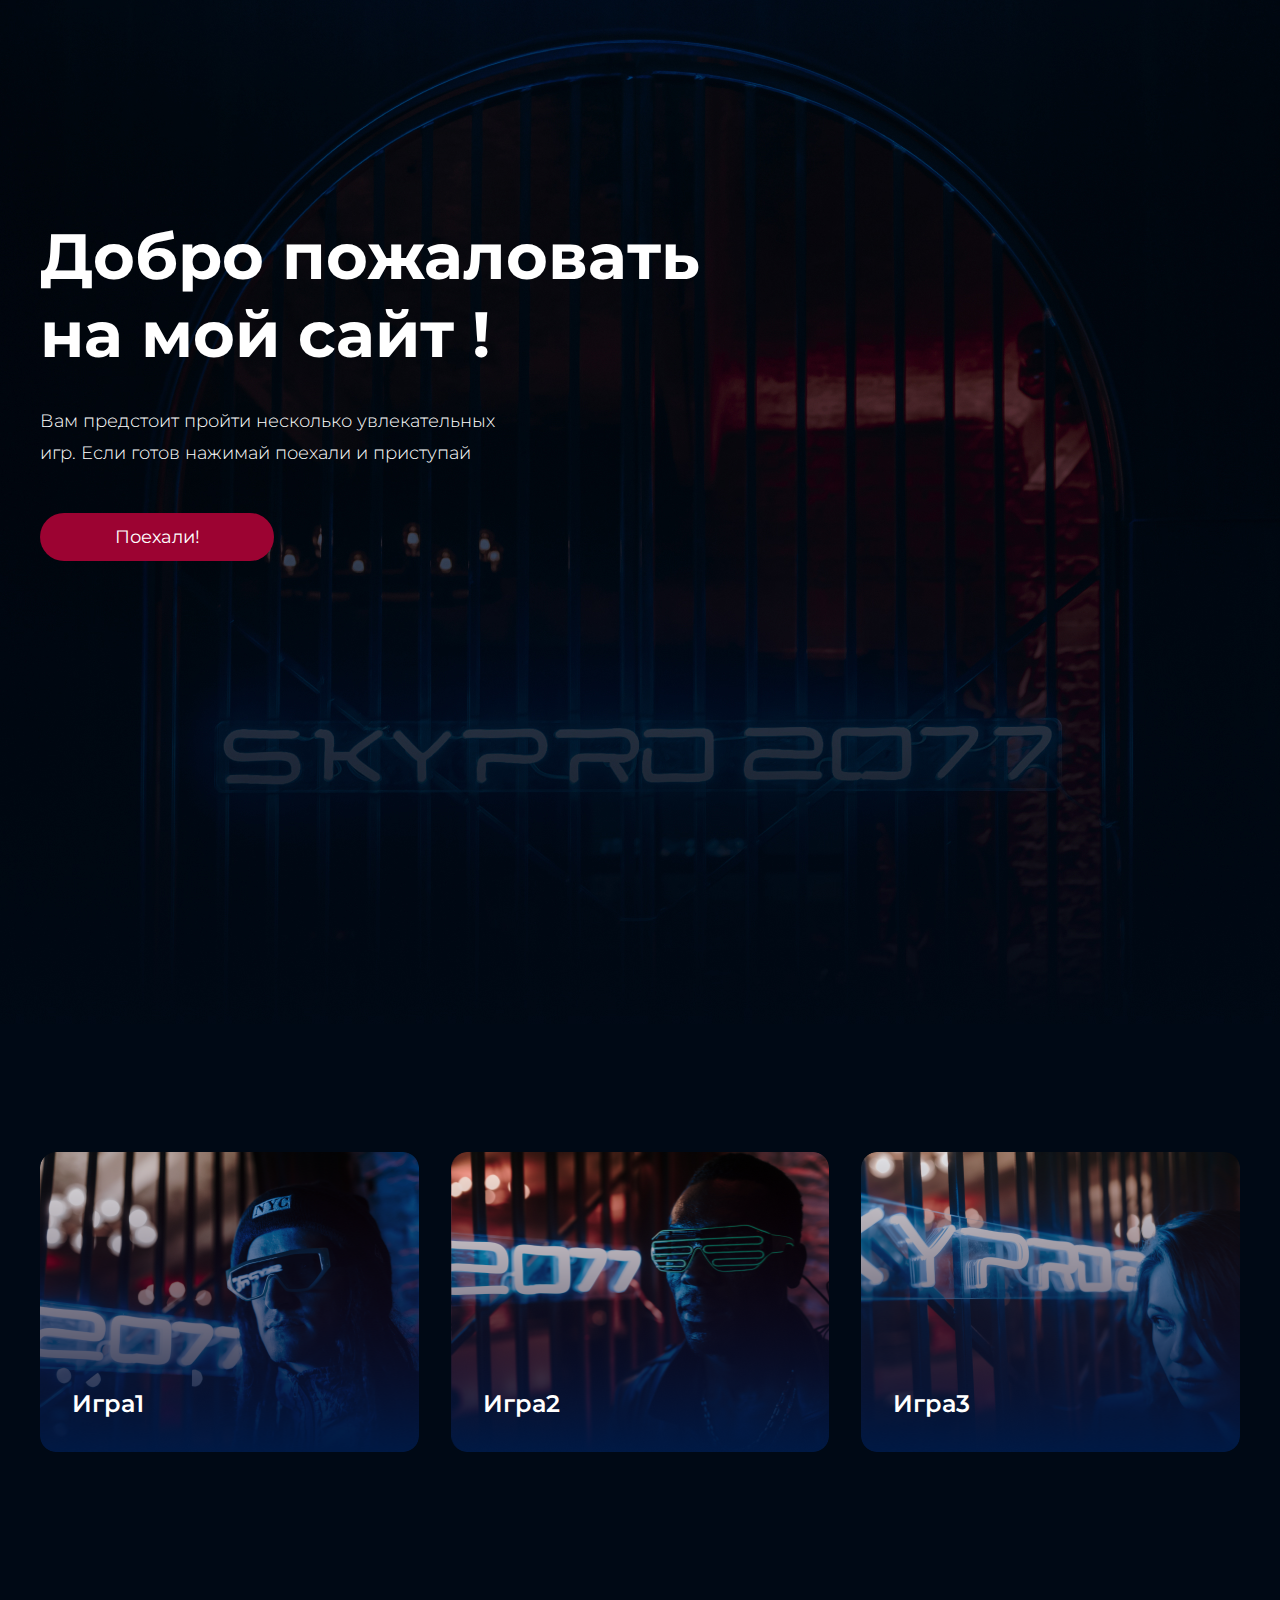
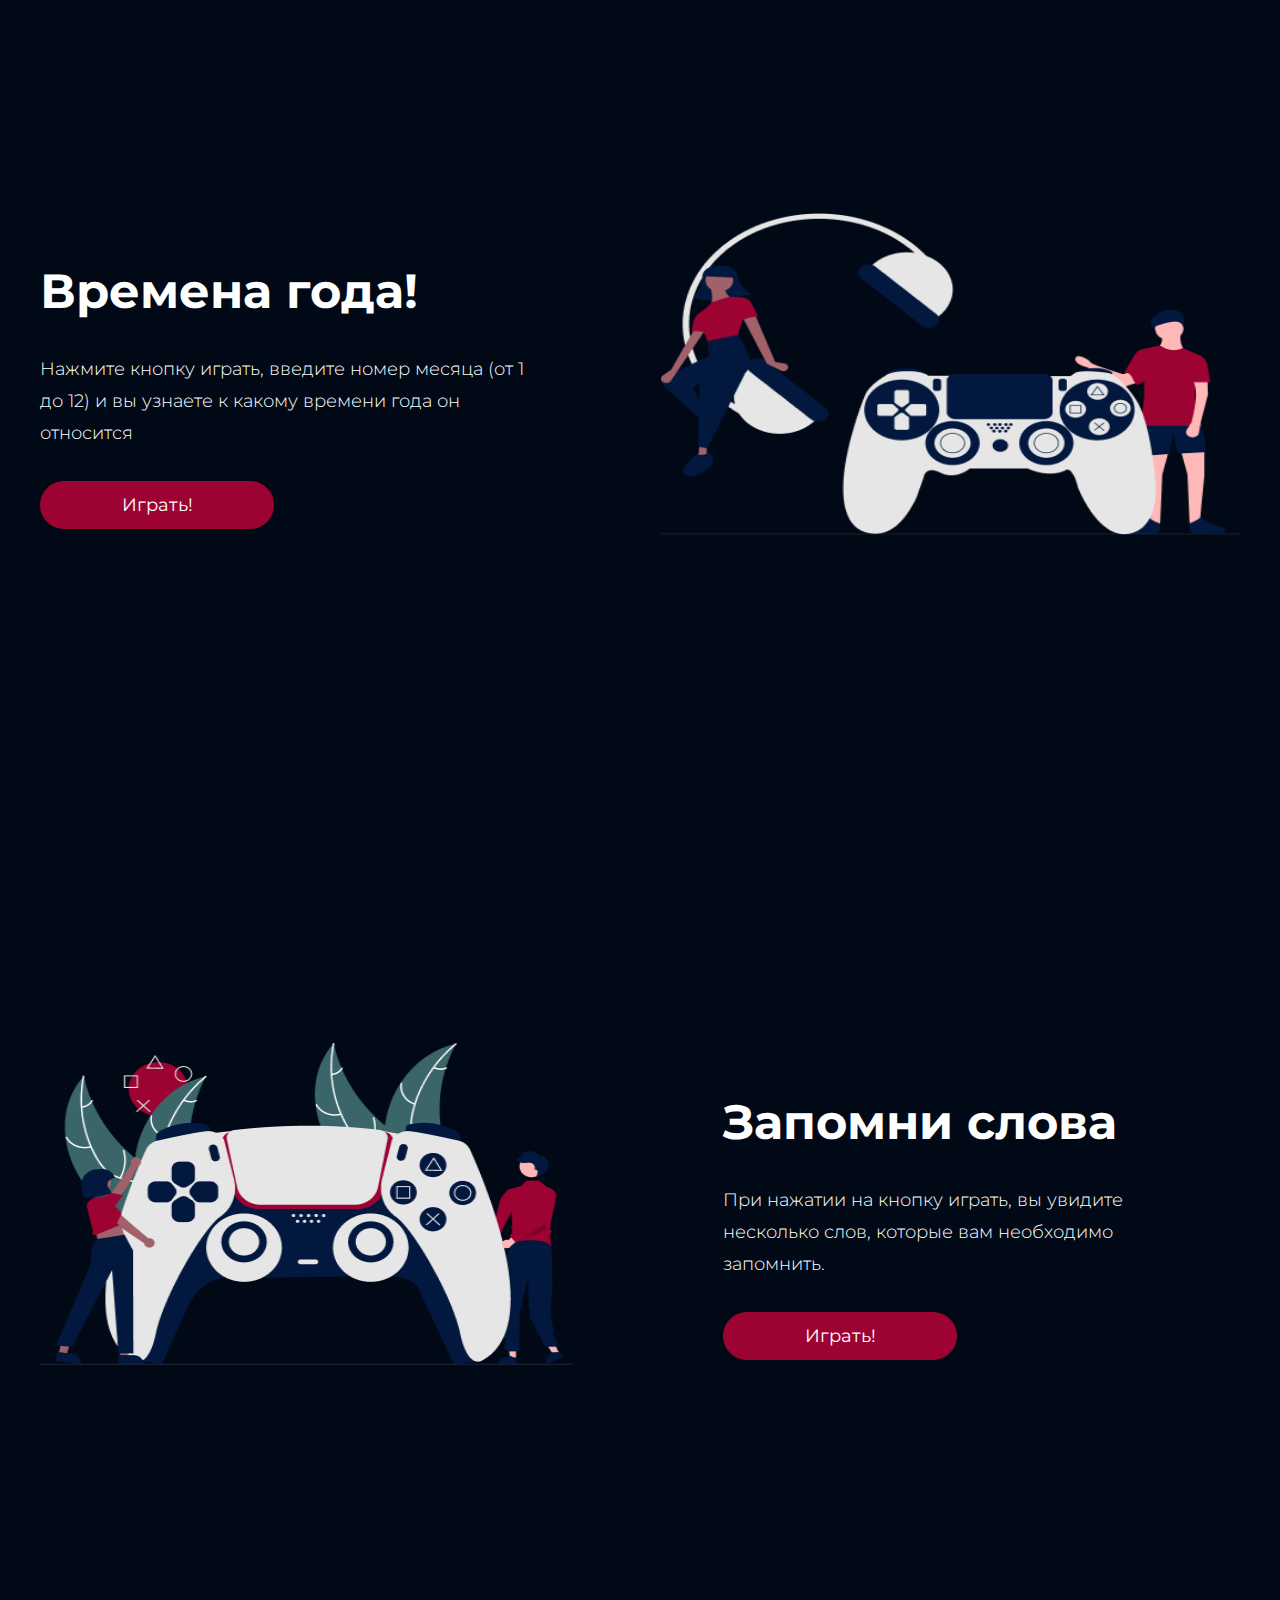
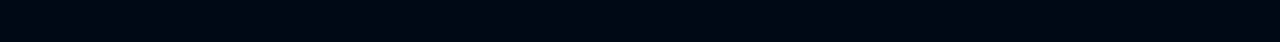
<file: index.html>
<!DOCTYPE html>
<html lang="ru">

<head>
    <meta charset="UTF-8">
    <meta http-equiv="X-UA-Compatible" content="IE=edge">
    <meta name="viewport" content="width=device-width, initial-scale=1.0">
    <title>Document</title>
    <link rel="preconnect" href="https://fonts.googleapis.com">
    <link rel="preconnect" href="https://fonts.gstatic.com" crossorigin>
    <link href="https://fonts.googleapis.com/css2?family=Montserrat:wght@400;500;600&display=swap" rel="stylesheet">
    <link rel="stylesheet" href="style.css">
</head>

<body>
    <div class="top center">
        <div class="header">
            <h1 class="header__text">Добро пожаловать <br> на мой сайт !</h1>
            <h2 class="header__text_desc">Вам предстоит пройти несколько увлекательных <br> игр. Если готов нажимай
                поехали и
                приступай</h2>
            <a class="header__link_button" href="#">Поехали!</a>
        </div>
    </div>
    <section class="game__box">
        <div class="bottom center">
            <ul class="item__box">
                <li class="item__box_item">
                    <span class="item__text">Игра1</span>
                </li>
                <li class="item__box_item">
                    <span class="item__text">Игра2</span>
                </li>
                <li class="item__box_item">
                    <span class="item__text">Игра3</span>
                </li>
            </ul>
        </div>
    </section>
    <section class="seasons center">
        <div class="seasons__box">
            <div class="seasons__box_about">
                <h1 class="seasons__box_text">Времена года!</h1>
                <h2 class="seasons__box_desc">Нажмите кнопку играть, введите номер месяца (от 1 до 12) и вы узнаете к
                    какому времени года он относится</h2>
                    <a onclick="findSeason();" class="seasons__box_button" href="#">Играть!</a>
            </div>
            <img class="seasons__box_img" src="img/undraw_video_game_night.png" alt="video game night">
        </div>

    </section>
    <section class="wordsgame center">
        <div class="wordsgame__box">
            <img class="wordsgame__box_img" src="img/wordsgame_img.png">
            <div class="wordsgame__box_about">
                <h1 class="wordsgame__box_text">Запомни слова </h1>
                <h2 class="wordsgame__box_desc">При нажатии на кнопку играть, вы увидите несколько слов, которые вам
                    необходимо запомнить.</h2>
                    <a onclick="fruitsGame();" class="wordsgame__box_button" href="#">Играть!</a>
            </div>
        </div>
    </section>
    <script src="hw2.7.11.js"></script>
</body>

</html>
</file>
<file: style.css>
* {
  margin: 0;
  padding: 0;
}

body {
  font-family: "Montserrat", sans-serif;
}

a {
  text-decoration: none;
}

.center {
  padding-right: calc(50% - 600px);
  padding-left: calc(50% - 600px);
}

.top {
  background: linear-gradient(180deg, rgba(0, 0, 0, 0) -7.35%, #000915 100%);
  background-image: url(img/back_main.jpg);
  height: 1024px;
  background-repeat: no-repeat;
  background-position: center;
  background-size: cover;
}

.header__text {
  font-style: normal;
  font-weight: 700;
  font-size: 64px;
  line-height: 78px;
  color: #FFFFFF;
  padding-top: 217px;
  padding-bottom: 32px;
}

.header__text_desc {
  font-style: normal;
  font-weight: 300;
  font-size: 18px;
  line-height: 32px;
  color: #FFFFFF;
  padding-bottom: 44px;
}

.header__link_button {
  font-style: normal;
  font-weight: 400;
  font-size: 18px;
  line-height: 22px;
  color: #FFFFFF;
  background: #9C0332;
  border-radius: 30px;
  width: 234px;
  height: 48px;
  display: flex;
  align-items: center;
  justify-content: center;
  text-align: center;
}

.header__link_button:hover {
  background: #EB443F;
}

.bottom {
  background: #000915;
  height: 556px;
}

.item__box {
  padding-top: 128px;
  display: flex;
  gap: 32px;
}

.item__text {
  font-style: normal;
  font-weight: 600;
  font-size: 24px;
  line-height: 32px;
  color: #FFFFFF;
  padding-left: 32px;
  padding-bottom: 32px;
}

.item__box_item {
  width: 379px;
  height: 300px;
  border-radius: 16px;
  display: flex;
  align-items: flex-end;
  background-position: center;
  background-size: cover;
}

.item__box_item:nth-child(1) {
  background-image: url(img/back_item1.png);
}

.item__box_item:nth-child(2) {
  background-image: url(img/back_item2.png);
}

.item__box_item:nth-child(3) {
  background-image: url(img/back_item3.png);
}

.item__box_item:hover {
  border: 3px solid #44D2FF;
}

.seasons {
  background: #000915;
  display: flex;
}
.seasons__box {
  display: flex;
}
.seasons__box_about {
  display: flex;
  flex-direction: column;
  padding-top: 282px;
  padding-bottom: 282px;
  padding-right: 135px;
  gap: 32px;
}
.seasons__box_text {
  font-weight: 700;
  font-size: 48px;
  line-height: 59px;
  color: #FFFFFF;
}
.seasons__box_desc {
  font-weight: 300;
  font-size: 18px;
  line-height: 32px;
  color: #FFFFFF;
}
.seasons__box_button {
  font-weight: 400;
  font-size: 18px;
  line-height: 22px;
  color: #FFFFFF;
  font-style: normal;
  line-height: 22px;
  color: #FFFFFF;
  background: #9C0332;
  border-radius: 30px;
  width: 234px;
  height: 48px;
  display: flex;
  align-items: center;
  justify-content: center;
  text-align: center;
}
.seasons__box_button:hover {
  background: #EB443F;
}
.seasons__box_img {
  width: 100%;
  height: 322px;
  padding-bottom: 233px;
  padding-top: 233px;
}

.wordsgame {
  background: #000915;
  display: flex;
}

.wordsgame__box {
  background: #000915;
  display: flex;
}
.wordsgame__box_img {
  width: 100%;
  height: 322px;
  padding-top: 232px;
  padding-bottom: 232px;
}
.wordsgame__box_about {
  display: flex;
  flex-direction: column;
  padding-top: 282px;
  padding-bottom: 282px;
  padding-right: 116px;
  padding-left: 150px;
  gap: 32px;
}
.wordsgame__box_text {
  font-weight: 700;
  font-size: 48px;
  line-height: 59px;
  color: #FFFFFF;
}
.wordsgame__box_desc {
  font-weight: 300;
  font-size: 18px;
  line-height: 32px;
  color: #FFFFFF;
}
.wordsgame__box_button {
  font-weight: 400;
  font-size: 18px;
  line-height: 22px;
  color: #FFFFFF;
  font-style: normal;
  line-height: 22px;
  color: #FFFFFF;
  background: #9C0332;
  border-radius: 30px;
  width: 234px;
  height: 48px;
  display: flex;
  align-items: center;
  justify-content: center;
  text-align: center;
}
.wordsgame__box_button:hover {
  background: #EB443F;
}

@media (max-width: 767px) {
  * {
    margin: 0;
    padding: 0;
  }
  .center {
    padding-left: 16px;
    padding-right: 16px;
  }
  .top {
    height: 735px;
  }
  .header {
    display: flex;
    flex-direction: column;
    justify-content: center;
    align-items: center;
  }
  .header__text {
    padding-top: 238px;
    font-size: 32px;
    line-height: 39px;
    display: flex;
    text-align: center;
  }
  .header__text_desc {
    padding-bottom: 32px;
    font-size: 14px;
    line-height: 22px;
    display: flex;
    text-align: center;
  }
  .header__link_button {
    margin-left: 70px;
    margin-right: 70px;
  }
  .item__box {
    display: flex;
    flex-wrap: wrap;
    justify-content: center;
  }
  .item__box__box_item {
    width: 343px;
  }
  .bottom {
    height: 1221px;
    padding-bottom: 51px;
  }
  .seasons {
    display: flex;
  }
  .seasons__box {
    display: flex;
    flex-direction: column;
    align-items: center;
  }
  .seasons__box_about {
    padding-bottom: 0px;
    padding-top: 0px;
    padding-right: 0px;
    display: flex;
    align-items: center;
  }
  .seasons__box_text {
    font-weight: 700;
    font-size: 32px;
    line-height: 39px;
    text-align: center;
  }
  .seasons__box_desc {
    font-weight: 300;
    font-size: 14px;
    line-height: 22px;
    text-align: center;
  }
  .seasons__box_img {
    width: 100%;
    height: 100%;
    padding-top: 64px;
    padding-bottom: 85px;
  }
  .wordsgame__box {
    display: flex;
    flex-direction: column-reverse;
  }
  .wordsgame__box_about {
    padding-bottom: 0px;
    padding-top: 0px;
    padding-right: 0px;
    padding-left: 0px;
    display: flex;
    align-items: center;
  }
  .wordsgame__box_text {
    font-weight: 700;
    font-size: 32px;
    line-height: 39px;
    text-align: center;
  }
  .wordsgame__box_desc {
    font-weight: 300;
    font-size: 14px;
    line-height: 22px;
    text-align: center;
  }
  .wordsgame__box_img {
    width: 100%;
    height: 100%;
    padding-top: 64px;
    padding-bottom: 85px;
  }
}/*# sourceMappingURL=style.css.map */
</file>
